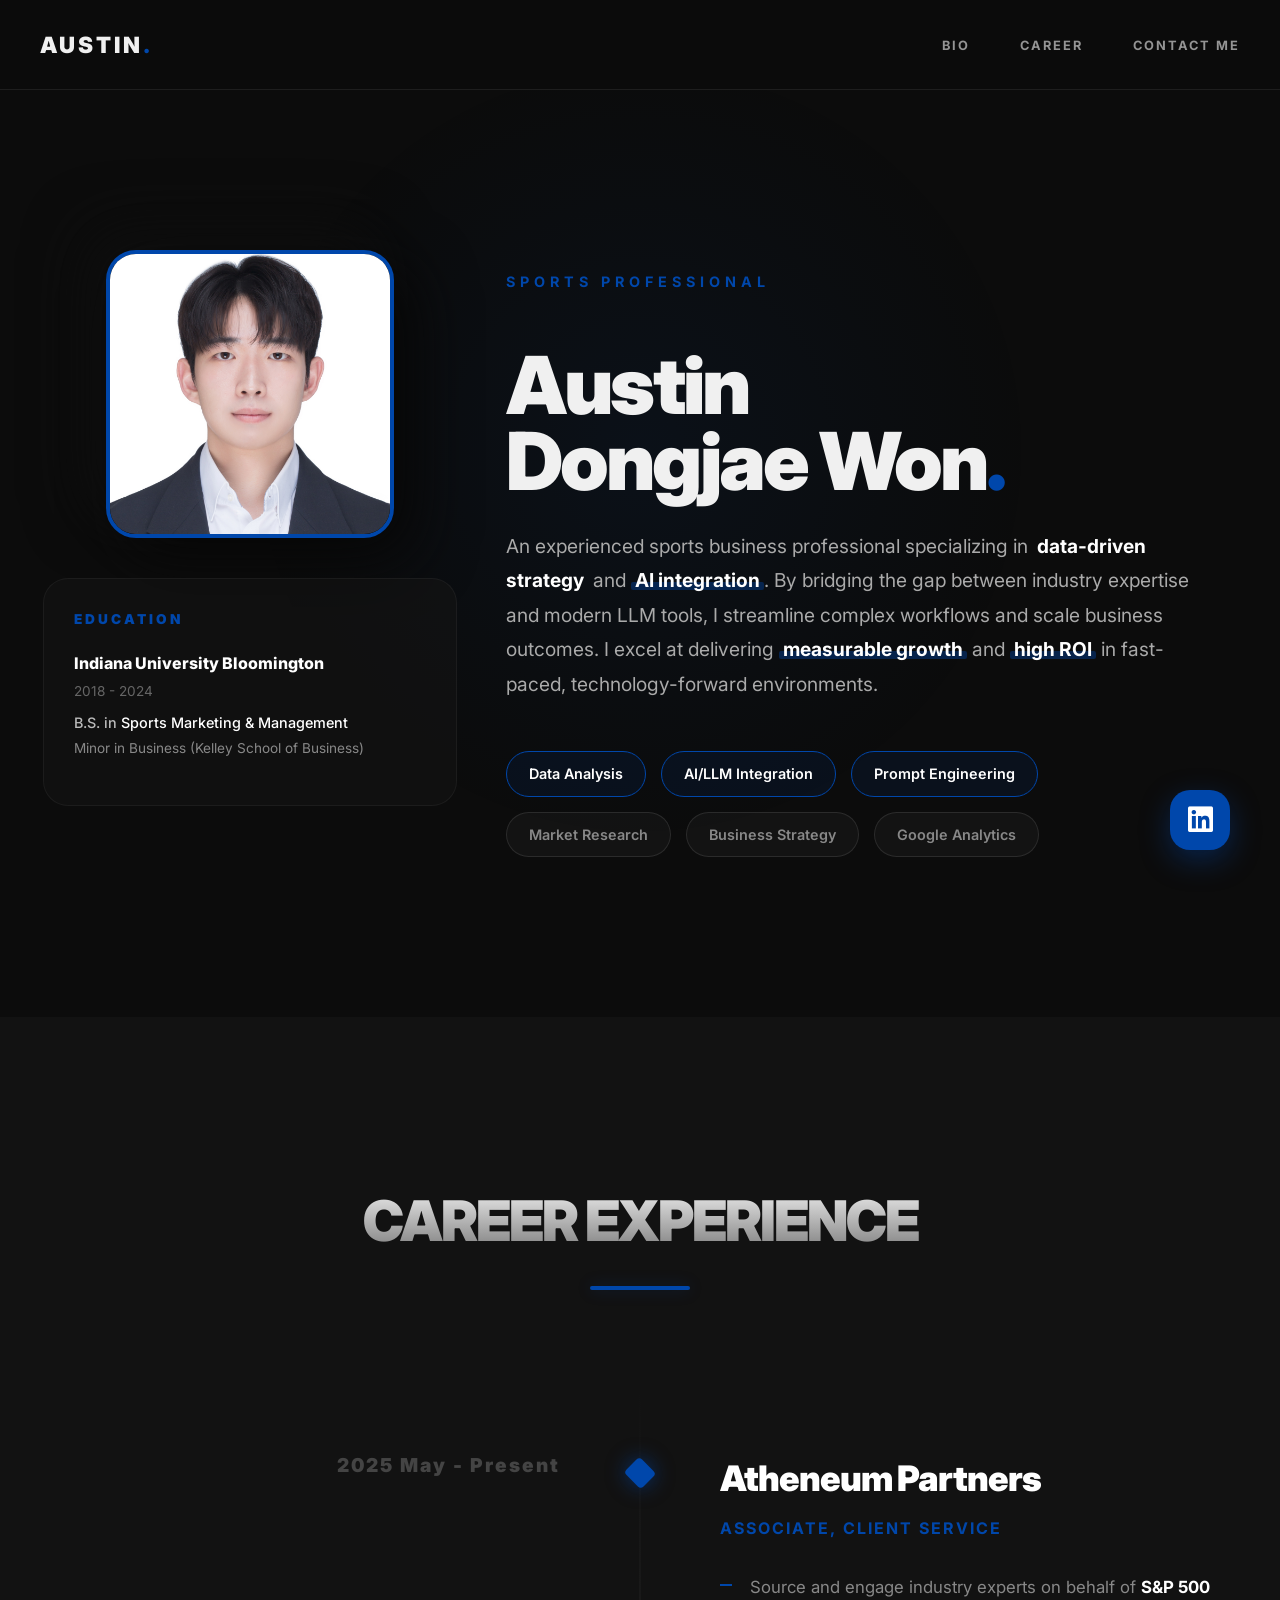
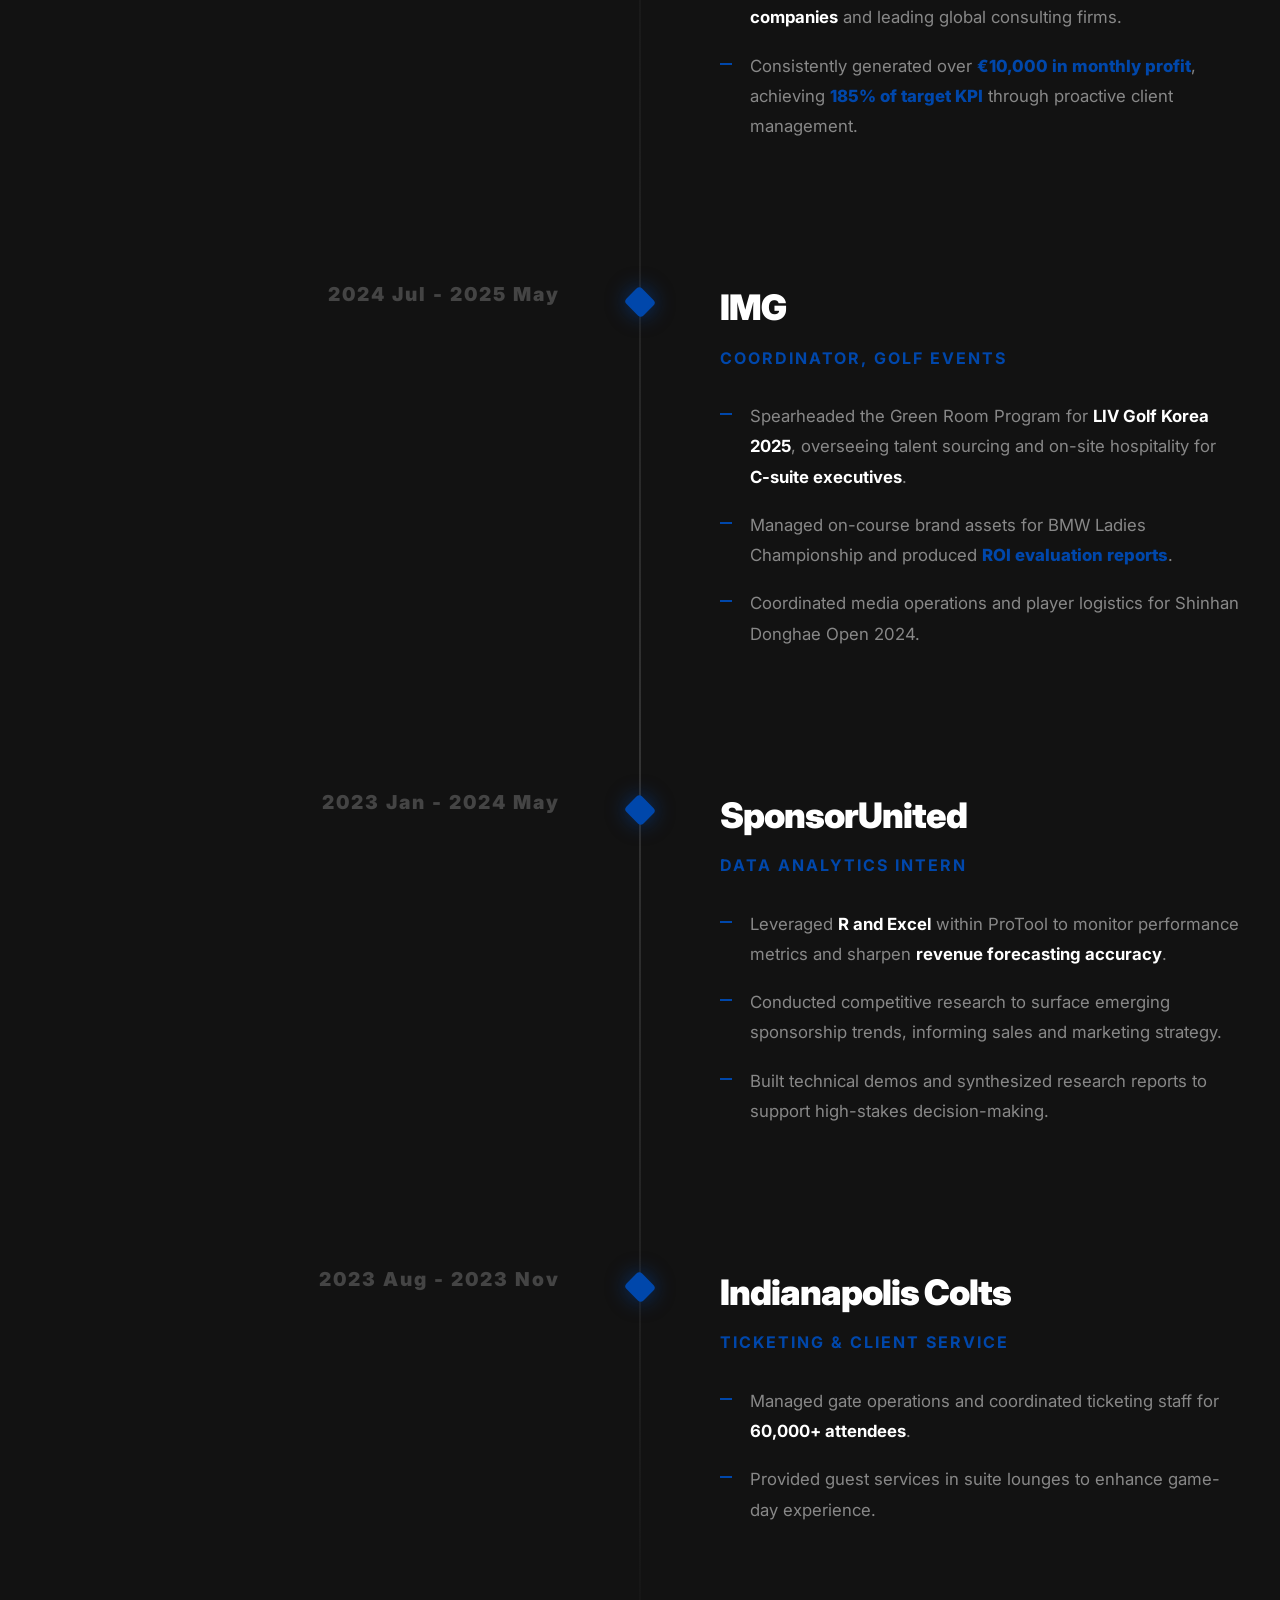
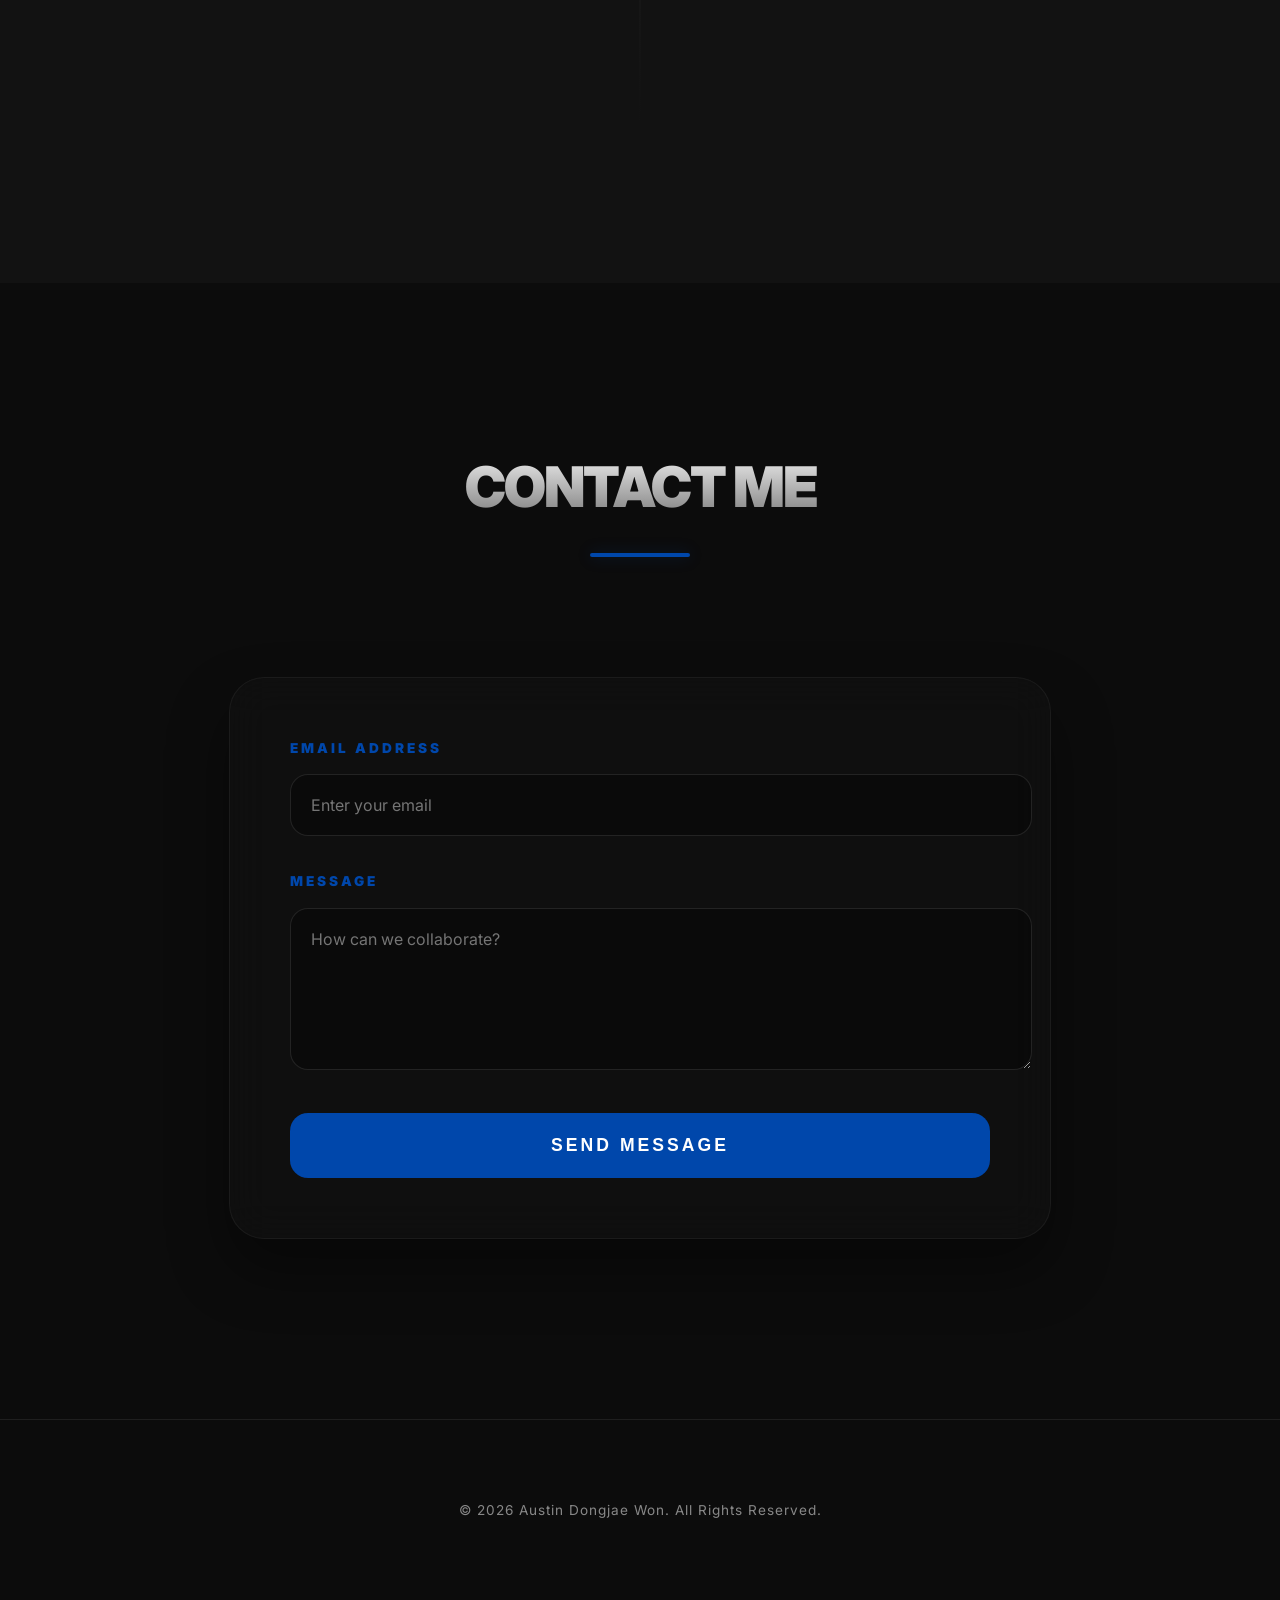
<file: index.html>
<!DOCTYPE html>
<html lang="ko">
<head>
    <meta charset="UTF-8">
    <meta name="viewport" content="width=device-width, initial-scale=1.0">
    <title>Austin Dongjae Won | Resume</title>
    <link rel="stylesheet" href="style.css">
    <!-- Font Awesome for Icons -->
    <link rel="stylesheet" href="https://cdnjs.cloudflare.com/ajax/libs/font-awesome/6.0.0/css/all.min.css">
    <!-- Inter Font Family -->
    <link rel="preconnect" href="https://fonts.googleapis.com">
    <link rel="preconnect" href="https://fonts.gstatic.com" crossorigin>
    <link href="https://fonts.googleapis.com/css2?family=Inter:wght@300;400;600;700;800;900&display=swap" rel="stylesheet">
</head>
<body>
    <!-- Premium Enhancements Structure -->
    <div id="progress-bar"></div>
    <div id="bg-glow"></div>

    <header class="main-header">
        <div class="header-container">
            <div class="logo">AUSTIN<span class="dot">.</span></div>
            <nav>
                <ul class="nav-links">
                    <li><a href="#bio">Bio</a></li>
                    <li><a href="#career">Career</a></li>
                    <li><a href="#inquiry">Contact Me</a></li>
                </ul>
            </nav>
        </div>
    </header>

    <main>
        <div class="section-wrapper">
            <section id="bio" class="section-container reveal">
                <resume-bio></resume-bio>
            </section>
        </div>
        
        <div class="section-wrapper bg-dark-alt">
            <section id="career" class="section-container reveal">
                <div class="section-header">
                    <h2 class="section-title">Career Experience</h2>
                    <div class="title-underline"></div>
                </div>
                <resume-career></resume-career>
            </section>
        </div>
        
        <div class="section-wrapper">
            <section id="inquiry" class="section-container reveal">
                <div class="section-header">
                    <h2 class="section-title">Contact Me</h2>
                    <div class="title-underline"></div>
                </div>
                <resume-inquiry></resume-inquiry>
            </section>
        </div>
    </main>

    <footer class="main-footer">
        <p>&copy; 2026 Austin Dongjae Won. All Rights Reserved.</p>
    </footer>

    <a href="https://www.linkedin.com/in/datajae" target="_blank" class="floating-linkedin" title="LinkedIn Profile">
        <i class="fab fa-linkedin"></i>
    </a>

    <script src="main.js" type="module"></script>
</body>
</html>
</file>
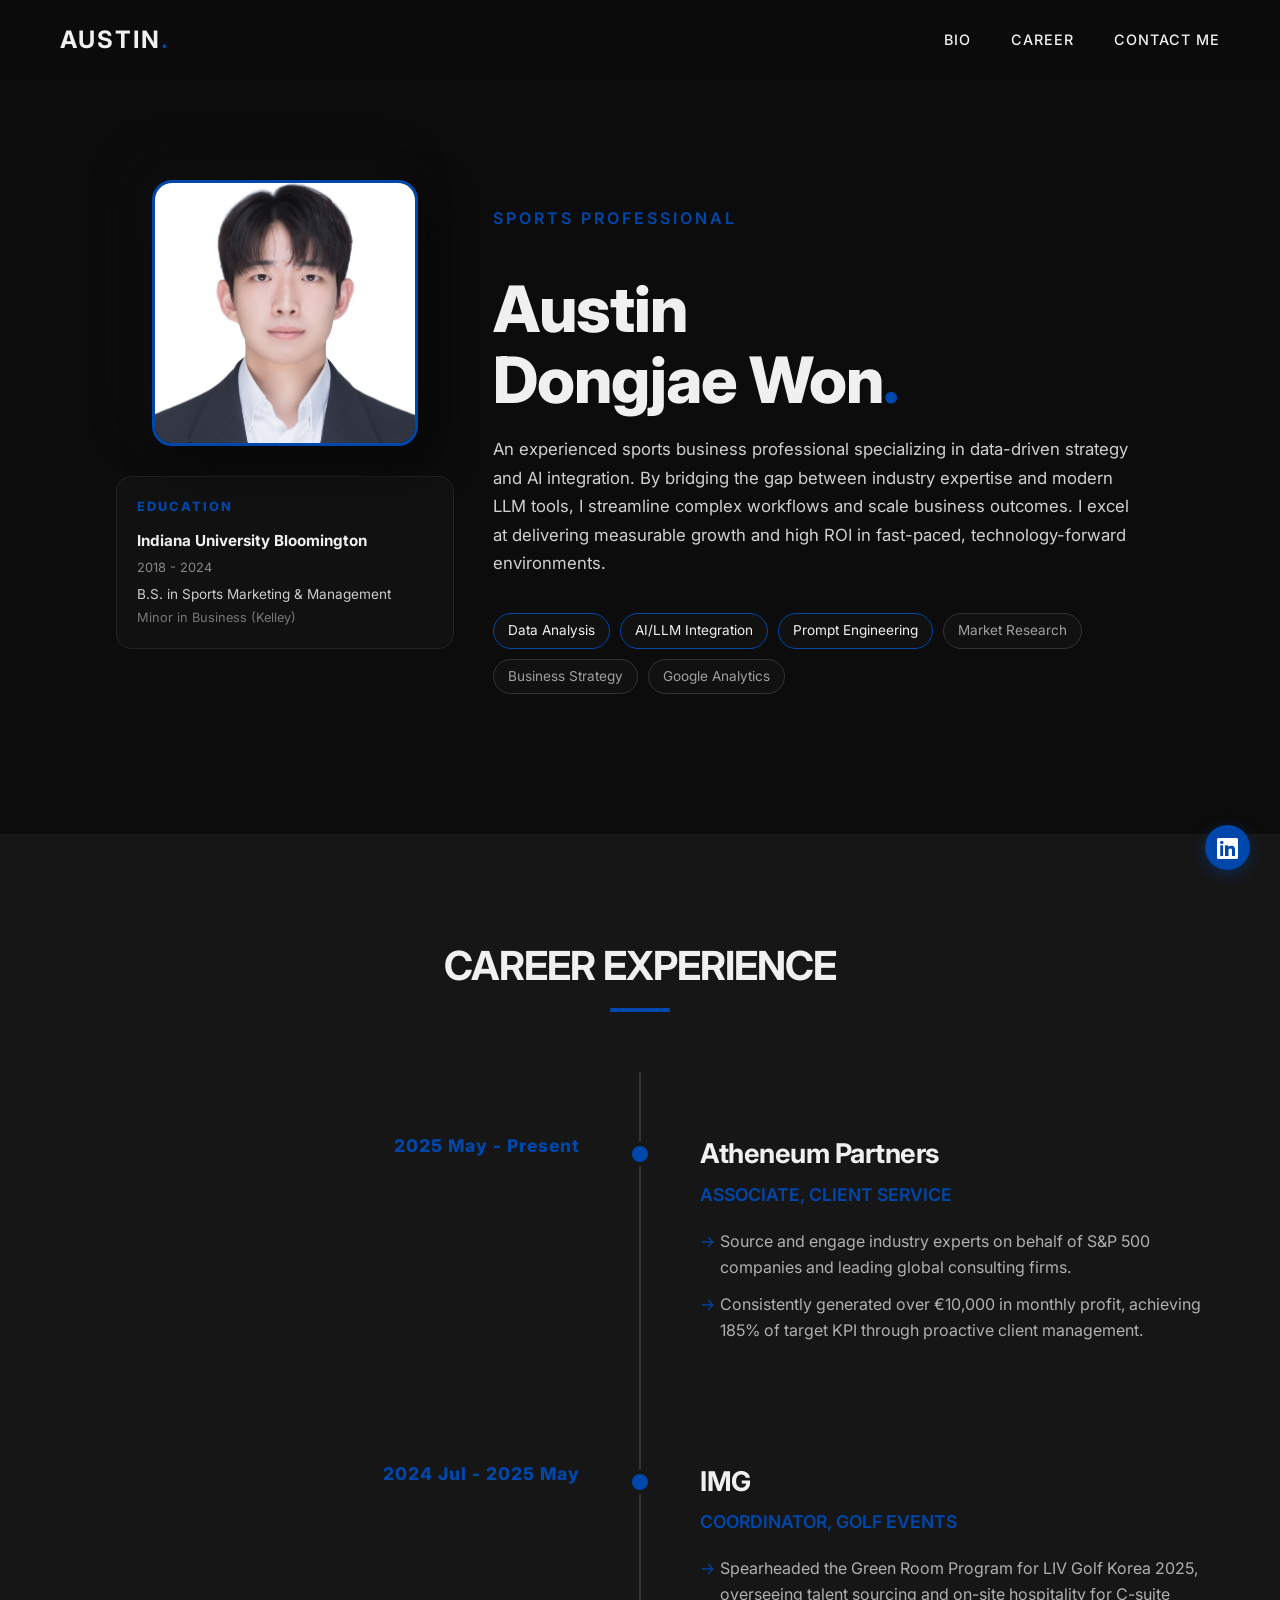
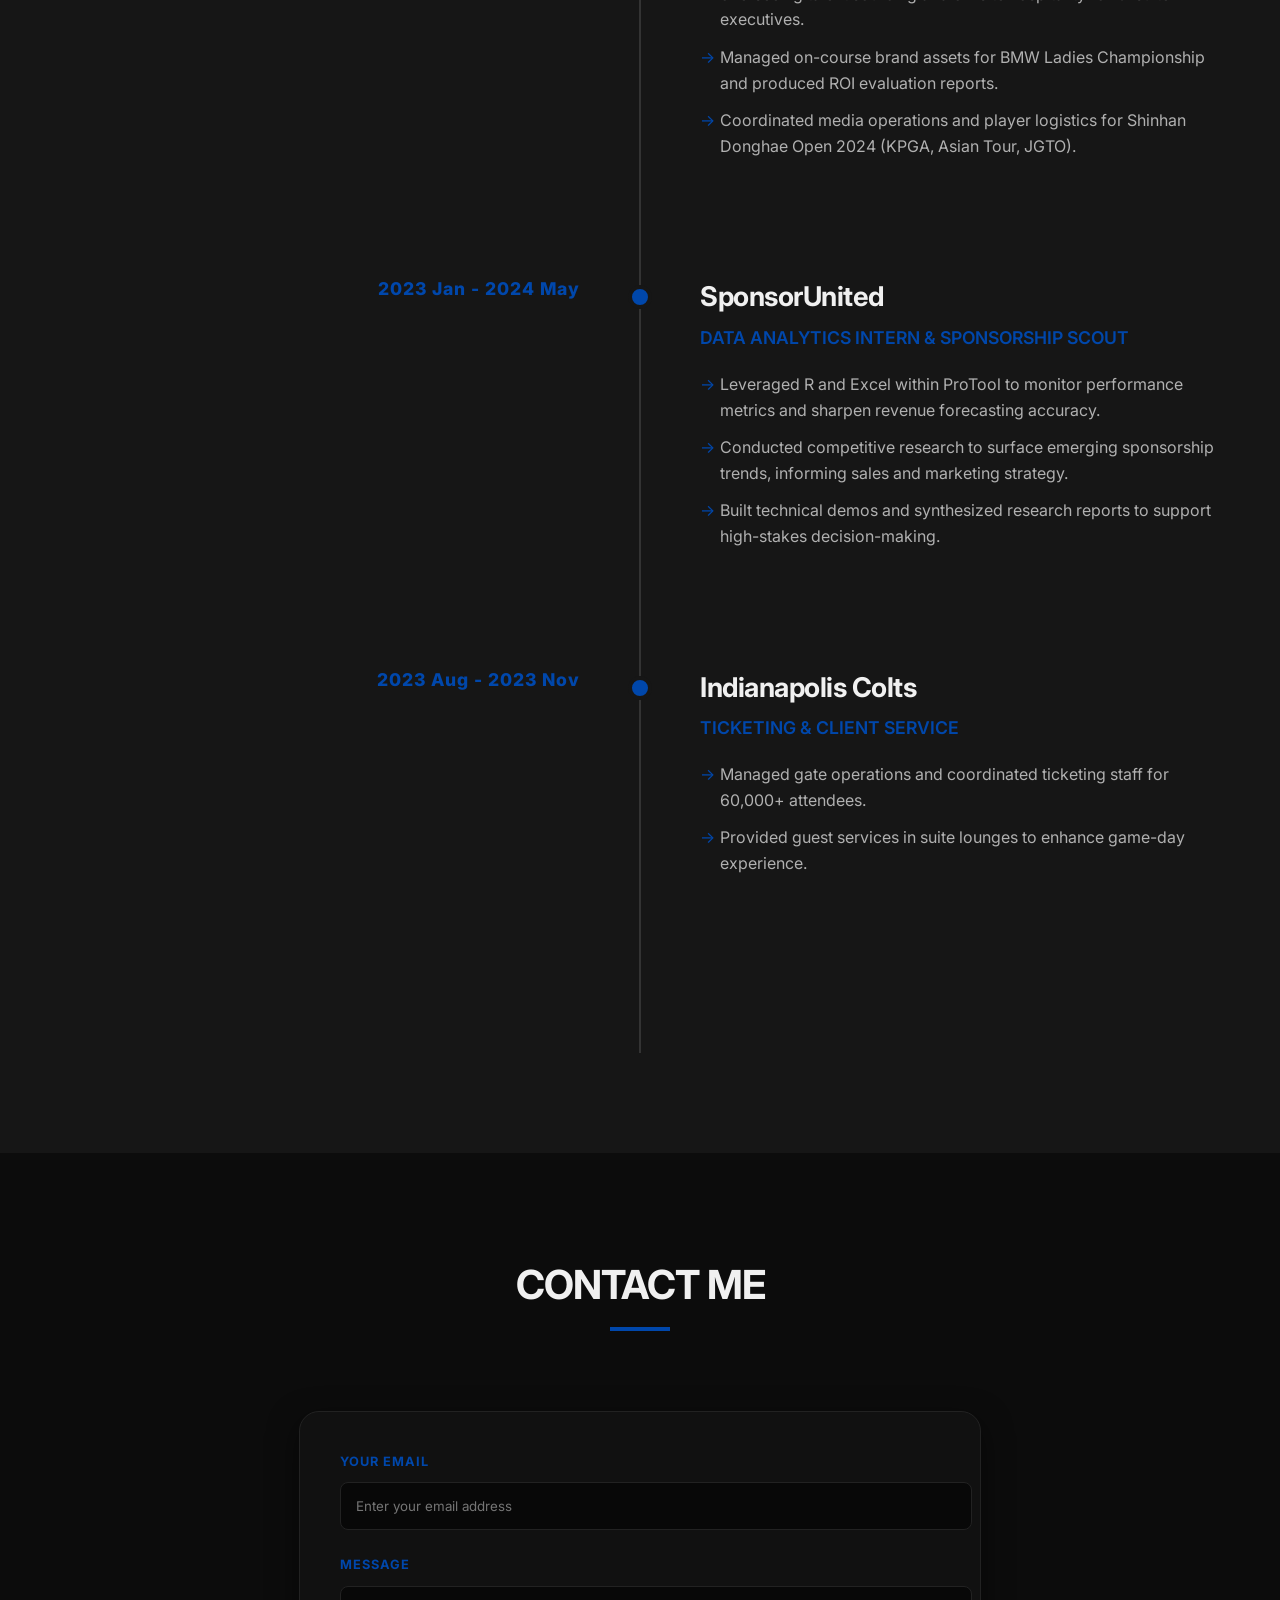
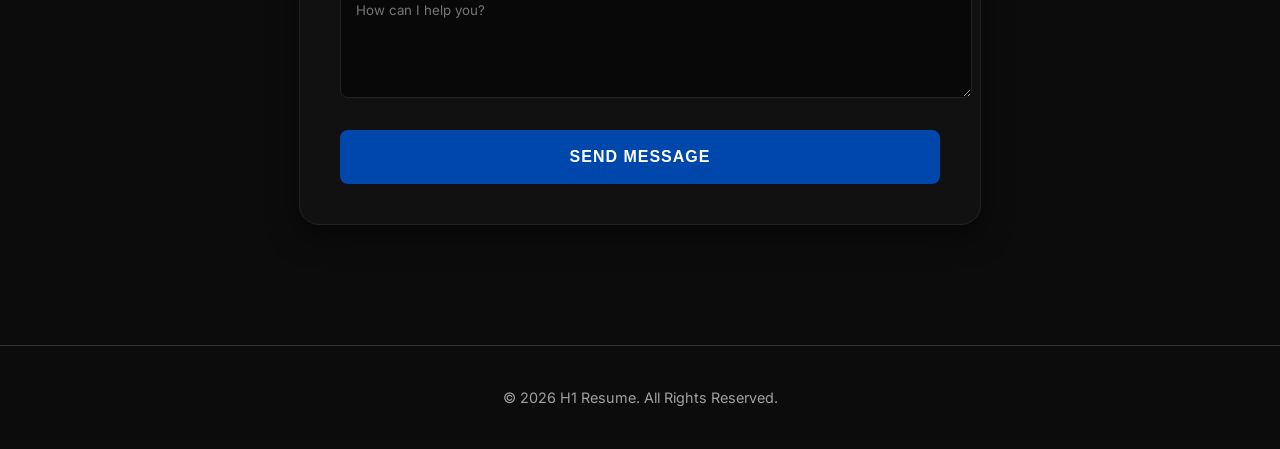
<file: resume/index.html>
<!DOCTYPE html>
<html lang="ko">
<head>
    <meta charset="UTF-8">
    <meta name="viewport" content="width=device-width, initial-scale=1.0">
    <title>Austin Dongjae Won | Resume</title>
    <link rel="stylesheet" href="style.css">
    <!-- Font Awesome for Icons -->
    <link rel="stylesheet" href="https://cdnjs.cloudflare.com/ajax/libs/font-awesome/6.0.0/css/all.min.css">
    <!-- Inter Font Family -->
    <link rel="preconnect" href="https://fonts.googleapis.com">
    <link rel="preconnect" href="https://fonts.gstatic.com" crossorigin>
    <link href="https://fonts.googleapis.com/css2?family=Inter:wght@300;400;600;700;800&display=swap" rel="stylesheet">
</head>
<body>
    <header class="main-header">
        <div class="header-container">
            <div class="logo">AUSTIN<span class="dot">.</span></div>
            <nav>
                <ul class="nav-links">
                    <li><a href="#bio">Bio</a></li>
                    <li><a href="#career">Career</a></li>
                    <li><a href="#inquiry">Contact Me</a></li>
                </ul>
            </nav>
        </div>
    </header>

    <main>
        <div class="section-wrapper">
            <section id="bio" class="section-container">
                <resume-bio></resume-bio>
            </section>
        </div>
        
        <div class="section-wrapper bg-dark-alt">
            <section id="career" class="section-container">
                <div class="section-header">
                    <h2 class="section-title">Career Experience</h2>
                    <div class="title-underline"></div>
                </div>
                <resume-career></resume-career>
            </section>
        </div>
        
        <div class="section-wrapper">
            <section id="inquiry" class="section-container">
                <div class="section-header">
                    <h2 class="section-title">Contact Me</h2>
                    <div class="title-underline"></div>
                </div>
                <resume-inquiry></resume-inquiry>
            </section>
        </div>
    </main>

    <footer class="main-footer">
        <p>&copy; 2026 H1 Resume. All Rights Reserved.</p>
    </footer>

    <a href="https://www.linkedin.com/in/datajae" target="_blank" class="floating-linkedin" title="LinkedIn Profile">
        <i class="fab fa-linkedin"></i>
    </a>

    <script src="main.js" type="module"></script>
</body>
</html>
</file>
<file: style.css>
:root {
    --bg-color: #0c0c0c;
    --bg-alt: #121212;
    --text-color: #f0f0f0;
    --text-muted: #888;
    --accent-color: #0047AB; /* Cobalt Blue */
    --accent-hover: #3373C4;
    --accent-glow: rgba(0, 71, 171, 0.3);
    --card-bg: rgba(26, 26, 26, 0.5);
    --border-color: rgba(255, 255, 255, 0.08);
    --font-family: 'Inter', -apple-system, BlinkMacSystemFont, 'Segoe UI', Roboto, sans-serif;
    --transition-premium: all 0.5s cubic-bezier(0.22, 1, 0.36, 1);
}

* {
    margin: 0;
    padding: 0;
    box-sizing: border-box;
    scroll-behavior: smooth;
}

body {
    background-color: var(--bg-color);
    color: var(--text-color);
    font-family: var(--font-family);
    line-height: 1.6;
    -webkit-font-smoothing: antialiased;
    position: relative;
    overflow-x: hidden;
}

/* Reading Progress Bar */
#progress-bar {
    position: fixed;
    top: 0; left: 0;
    width: 0%; height: 4px;
    background: linear-gradient(90deg, var(--accent-color), var(--accent-hover));
    z-index: 2000;
    transition: width 0.1s ease-out;
    box-shadow: 0 0 10px var(--accent-glow);
}

/* Background Mouse Glow */
#bg-glow {
    position: fixed;
    top: 0; left: 0;
    width: 100vw; height: 100vh;
    background: radial-gradient(circle at 50% 50%, rgba(0, 71, 171, 0.08) 0%, transparent 50%);
    pointer-events: none;
    z-index: 0;
    transition: background 0.2s ease-out;
}

/* Subtle Noise Pattern */
body::after {
    content: "";
    position: fixed;
    top: 0; left: 0;
    width: 100%; height: 100%;
    background-image: url("https://www.transparenttextures.com/patterns/carbon-fibre.png");
    opacity: 0.02;
    pointer-events: none;
    z-index: 1;
}

/* Scroll Reveal */
.reveal {
    opacity: 0;
    transform: translateY(40px);
    transition: var(--transition-premium);
}

.reveal.active {
    opacity: 1;
    transform: translateY(0);
}

/* Header */
.main-header {
    height: 90px;
    display: flex;
    align-items: center;
    position: sticky;
    top: 0;
    z-index: 1000;
    background-color: rgba(12, 12, 12, 0.7);
    backdrop-filter: blur(20px);
    border-bottom: 1px solid var(--border-color);
}

.header-container {
    max-width: 1300px;
    width: 100%;
    margin: 0 auto;
    padding: 0 40px;
    display: flex;
    justify-content: space-between;
    align-items: center;
}

.logo {
    font-size: 1.4rem;
    font-weight: 900;
    letter-spacing: 3px;
    cursor: pointer;
    transition: var(--transition-premium);
}

.logo:hover {
    letter-spacing: 5px;
}

.logo .dot {
    color: var(--accent-color);
    display: inline-block;
    transition: transform 0.3s cubic-bezier(0.175, 0.885, 0.32, 1.275);
}

.logo:hover .dot {
    transform: translateY(-5px) scale(1.5);
    text-shadow: 0 0 10px var(--accent-color);
}

.nav-links {
    display: flex;
    list-style: none;
    gap: 50px;
}

.nav-links a {
    color: var(--text-color);
    text-decoration: none;
    font-weight: 700;
    transition: var(--transition-premium);
    font-size: 0.8rem;
    text-transform: uppercase;
    letter-spacing: 2px;
    opacity: 0.6;
}

.nav-links a:hover {
    opacity: 1;
    color: var(--accent-color);
}

/* Sections */
.section-wrapper {
    width: 100%;
    position: relative;
    z-index: 2;
}

.section-wrapper.bg-dark-alt {
    background-color: var(--bg-alt);
}

.section-container {
    max-width: 1300px;
    margin: 0 auto;
    padding: 160px 40px; /* 여백 증가 */
}

.section-header {
    text-align: center;
    margin-bottom: 100px;
}

.section-title {
    font-size: 3.5rem;
    font-weight: 900;
    margin-bottom: 20px;
    text-transform: uppercase;
    letter-spacing: -2px;
    background: linear-gradient(to bottom, #fff 0%, #666 100%);
    -webkit-background-clip: text;
    -webkit-text-fill-color: transparent;
}

.title-underline {
    width: 100px;
    height: 4px;
    background: var(--accent-color);
    margin: 0 auto;
    border-radius: 4px;
    box-shadow: 0 0 15px var(--accent-glow);
}

/* Footer */
.main-footer {
    padding: 80px 0;
    border-top: 1px solid var(--border-color);
    text-align: center;
    color: var(--text-muted);
    font-size: 0.85rem;
    letter-spacing: 1px;
}

/* Floating LinkedIn Icon */
.floating-linkedin {
    position: fixed;
    bottom: 50px;
    right: 50px;
    width: 60px;
    height: 60px;
    background-color: var(--accent-color);
    color: white;
    border-radius: 20px; /* 스퀘어 느낌의 곡률 */
    display: flex;
    align-items: center;
    justify-content: center;
    font-size: 1.8rem;
    text-decoration: none;
    box-shadow: 0 10px 30px rgba(0, 71, 171, 0.4);
    transition: var(--transition-premium);
    z-index: 1001;
    animation: floating 4s ease-in-out infinite;
}

@keyframes floating {
    0%, 100% { transform: translateY(0); }
    50% { transform: translateY(-15px); }
}

.floating-linkedin:hover {
    background-color: var(--accent-hover);
    transform: scale(1.1) rotate(10deg);
    box-shadow: 0 15px 40px rgba(0, 71, 171, 0.6);
}

/* Metric Highlight Class */
.highlight-metric {
    color: #fff;
    font-weight: 800;
    padding: 0 4px;
    background: rgba(0, 71, 171, 0.2);
    border-radius: 4px;
    border-bottom: 2px solid var(--accent-color);
}

/* Responsive */
@media (max-width: 768px) {
    .nav-links { display: none; }
    .section-title { font-size: 2.5rem; }
    .section-container { padding: 100px 20px; }
    .floating-linkedin { bottom: 30px; right: 30px; width: 50px; height: 50px; font-size: 1.5rem; }
}
</file>
<file: resume/style.css>
:root {
    --bg-color: #0c0c0c;
    --bg-alt: #161616;
    --text-color: #f0f0f0;
    --text-muted: #a0a0a0;
    --accent-color: #0047AB; /* Cobalt Blue */
    --accent-hover: #3373C4;
    --card-bg: #1a1a1a;
    --border-color: #333;
    --font-family: 'Inter', -apple-system, BlinkMacSystemFont, 'Segoe UI', Roboto, sans-serif;
    --transition-fast: 0.2s ease;
    --transition-slow: 0.4s ease;
}

* {
    margin: 0;
    padding: 0;
    box-sizing: border-box;
    scroll-behavior: smooth;
}

body {
    background-color: var(--bg-color);
    color: var(--text-color);
    font-family: var(--font-family);
    line-height: 1.6;
    -webkit-font-smoothing: antialiased;
}

/* Scrollbar */
::-webkit-scrollbar {
    width: 8px;
}
::-webkit-scrollbar-track {
    background: var(--bg-color);
}
::-webkit-scrollbar-thumb {
    background: var(--border-color);
    border-radius: 4px;
}
::-webkit-scrollbar-thumb:hover {
    background: var(--accent-color);
}

/* Header & Nav */
.main-header {
    height: 80px;
    display: flex;
    align-items: center;
    position: sticky;
    top: 0;
    z-index: 1000;
    background-color: rgba(12, 12, 12, 0.9);
    backdrop-filter: blur(10px);
}

.header-container {
    max-width: 1200px;
    width: 100%;
    margin: 0 auto;
    padding: 0 20px;
    display: flex;
    justify-content: space-between;
    align-items: center;
}

.logo {
    font-size: 1.5rem;
    font-weight: 700;
    letter-spacing: 2px;
}

.logo .dot {
    color: var(--accent-color);
}

.nav-links {
    display: flex;
    list-style: none;
    gap: 40px;
}

.nav-links a {
    color: var(--text-color);
    text-decoration: none;
    font-weight: 500;
    transition: var(--transition-fast);
    font-size: 0.9rem;
    text-transform: uppercase;
    letter-spacing: 1px;
}

.nav-links a:hover {
    color: var(--accent-color);
}

/* Sections */
.section-wrapper {
    width: 100%;
}

.section-wrapper.bg-dark-alt {
    background-color: var(--bg-alt);
}

.section-container {
    max-width: 1200px;
    margin: 0 auto;
    padding: 100px 20px;
}

.section-header {
    text-align: center;
    margin-bottom: 60px;
}

.section-title {
    font-size: 2.5rem;
    font-weight: 700;
    margin-bottom: 10px;
    text-transform: uppercase;
    letter-spacing: -1px;
}

.title-underline {
    width: 60px;
    height: 4px;
    background-color: var(--accent-color);
    margin: 0 auto;
}

/* Footer */
.main-footer {
    padding: 40px 0;
    border-top: 1px solid var(--border-color);
    text-align: center;
    color: var(--text-muted);
    font-size: 0.9rem;
    background-color: var(--bg-color);
}

/* Floating LinkedIn Icon */
.floating-linkedin {
    position: fixed;
    bottom: 30px;
    right: 30px;
    width: 45px;
    height: 45px;
    background-color: var(--accent-color);
    color: white;
    border-radius: 50%;
    display: flex;
    align-items: center;
    justify-content: center;
    font-size: 1.5rem;
    text-decoration: none;
    box-shadow: 0 4px 15px rgba(0, 71, 171, 0.4);
    transition: var(--transition-fast);
    z-index: 1000;
}

.floating-linkedin:hover {
    background-color: var(--accent-hover);
    transform: translateY(-5px);
    box-shadow: 0 8px 25px rgba(0, 71, 171, 0.6);
}

/* Responsive */
@media (max-width: 768px) {
    .nav-links {
        display: none;
    }
    
    .section-title {
        font-size: 2rem;
    }

    .floating-linkedin {
        bottom: 20px;
        right: 20px;
        width: 40px;
        height: 40px;
        font-size: 1.3rem;
    }
}
</file>
